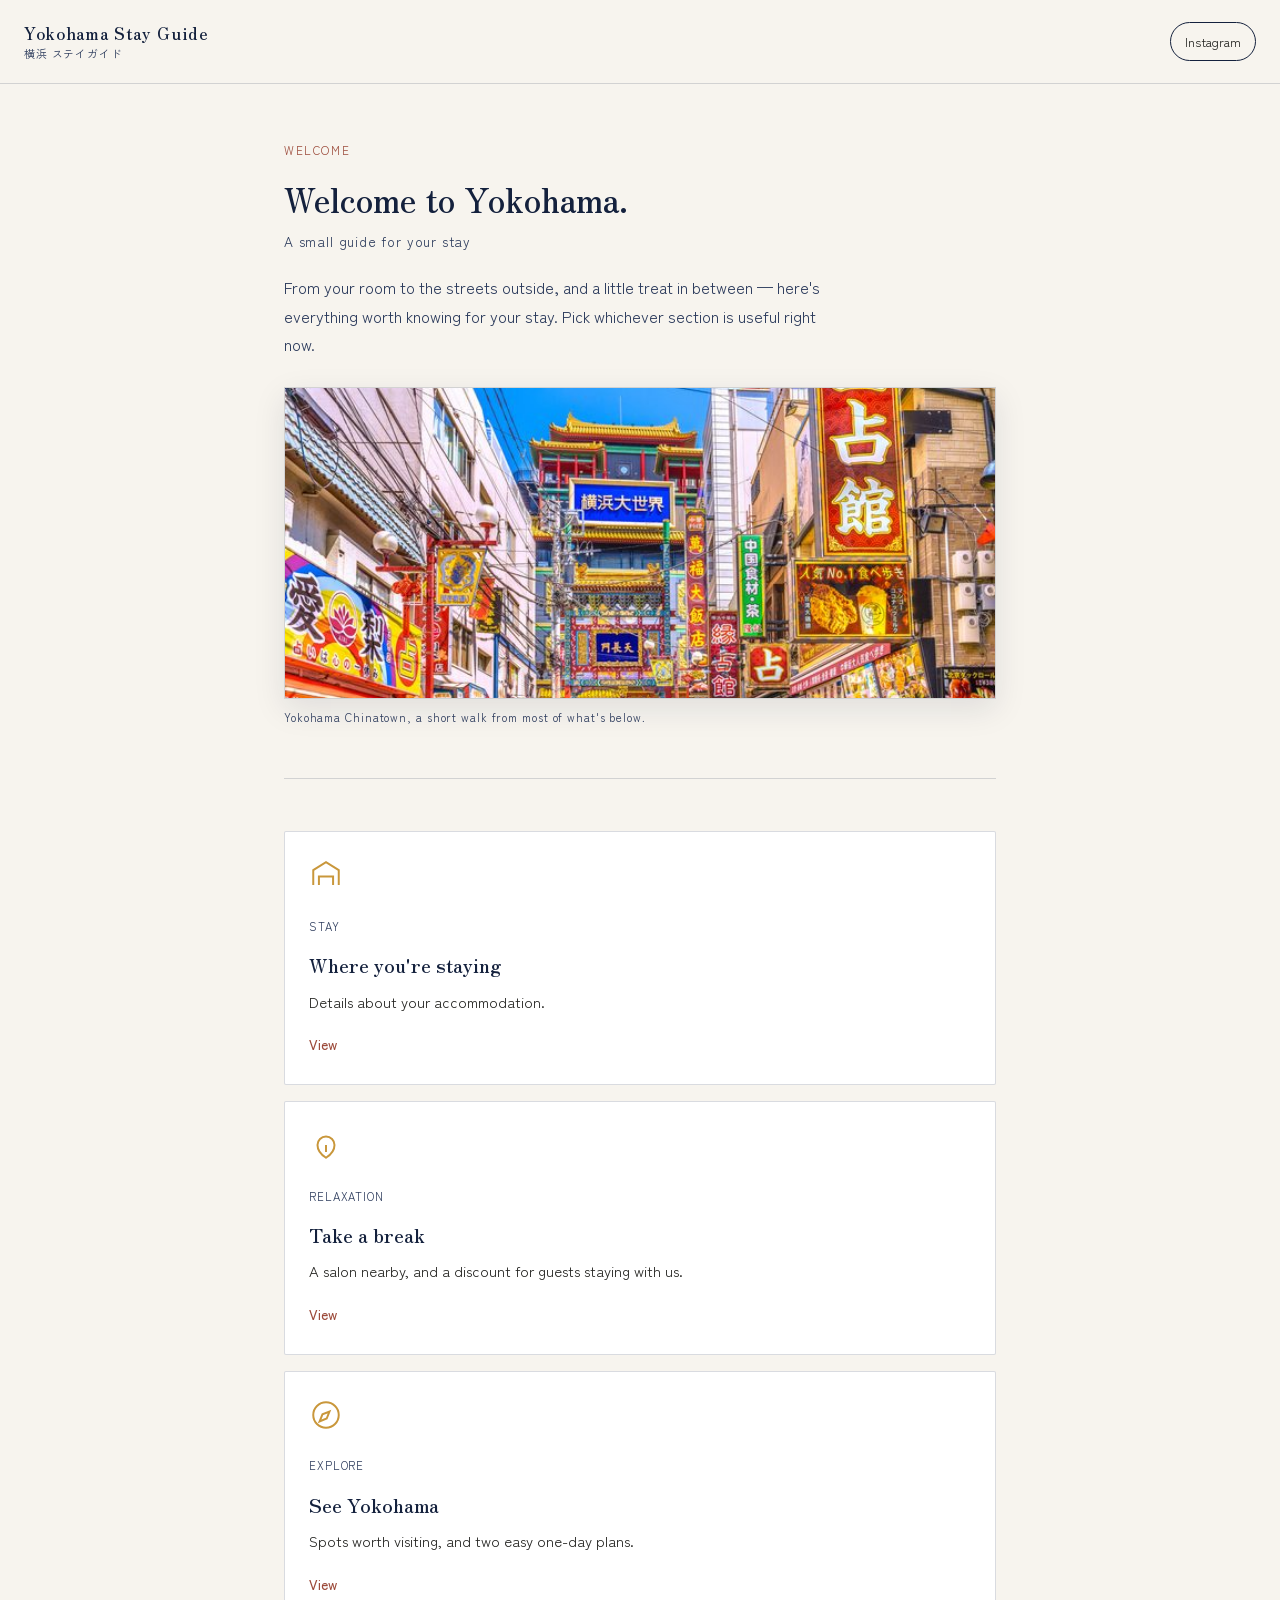
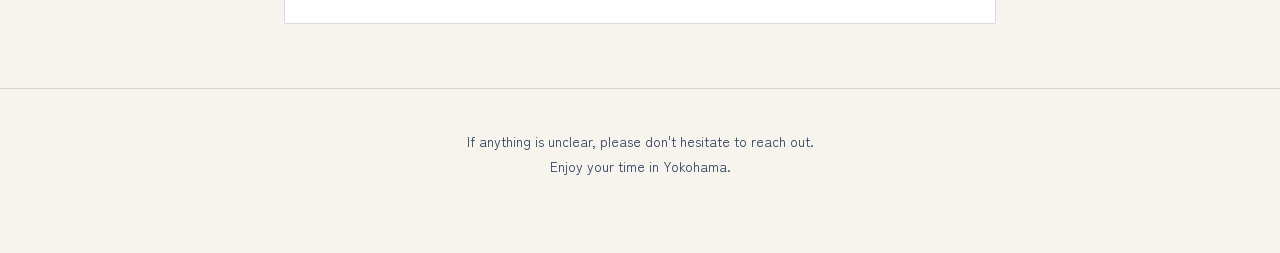
<file: index.html>
<!DOCTYPE html>
<html lang="en">
<head>
<meta charset="UTF-8">
<meta name="viewport" content="width=device-width, initial-scale=1.0">
<title>Yokohama Stay Guide</title>
<link rel="stylesheet" href="style.css">
</head>
<body>

<header class="site-header">
  <a href="index.html" class="brand">
    <span class="brand-jp">Yokohama Stay Guide</span>
    <span class="brand-en">横浜 ステイガイド</span>
  </a>
  <a href="https://www.instagram.com/" class="insta-link" target="_blank" rel="noopener">Instagram</a>
</header>

<div class="wrap">

  <section class="hero">
    <span class="hero-eyebrow">WELCOME</span>
    <h1 class="hero-title">Welcome to Yokohama.
      <span class="hero-title-en">A small guide for your stay</span>
    </h1>
    <p class="hero-lede">From your room to the streets outside, and a little treat in between — here's everything worth knowing for your stay. Pick whichever section is useful right now.</p>

    <div class="hero-photo">
      <img src="images/chinatown-street.jpeg" alt="A lively street in Yokohama Chinatown, lined with lanterns and shop signs">
    </div>
    <p class="hero-photo-cap">Yokohama Chinatown, a short walk from most of what's below.</p>
  </section>

  <section class="section">
    <div class="cat-grid">

      <a href="stay.html" class="cat-card">
        <svg class="cat-card-icon" viewBox="0 0 24 24" fill="none" stroke="currentColor" stroke-width="1.4"><path d="M3 19V8.5L12 3l9 5.5V19"/><path d="M7 19v-6h10v6"/></svg>
        <span class="en">STAY</span>
        <h2>Where you're staying</h2>
        <p>Details about your accommodation.</p>
        <span class="go">View</span>
      </a>

      <a href="relaxation.html" class="cat-card">
        <svg class="cat-card-icon" viewBox="0 0 24 24" fill="none" stroke="currentColor" stroke-width="1.4"><path d="M12 21c4-2.5 6-5.8 6-9a6 6 0 0 0-12 0c0 3.2 2 6.5 6 9Z"/><path d="M12 12v5"/></svg>
        <span class="en">RELAXATION</span>
        <h2>Take a break</h2>
        <p>A salon nearby, and a discount for guests staying with us.</p>
        <span class="go">View</span>
      </a>

      <a href="sightseeing.html" class="cat-card">
        <svg class="cat-card-icon" viewBox="0 0 24 24" fill="none" stroke="currentColor" stroke-width="1.4"><circle cx="12" cy="12" r="9"/><path d="m14.5 9.5-2 5-5 2 2-5Z"/></svg>
        <span class="en">EXPLORE</span>
        <h2>See Yokohama</h2>
        <p>Spots worth visiting, and two easy one-day plans.</p>
        <span class="go">View</span>
      </a>

    </div>
  </section>

</div>

<footer class="site-footer">
  <p class="footer-line">If anything is unclear, please don't hesitate to reach out.<br>Enjoy your time in Yokohama.</p>
</footer>

</body>
</html>
</file>
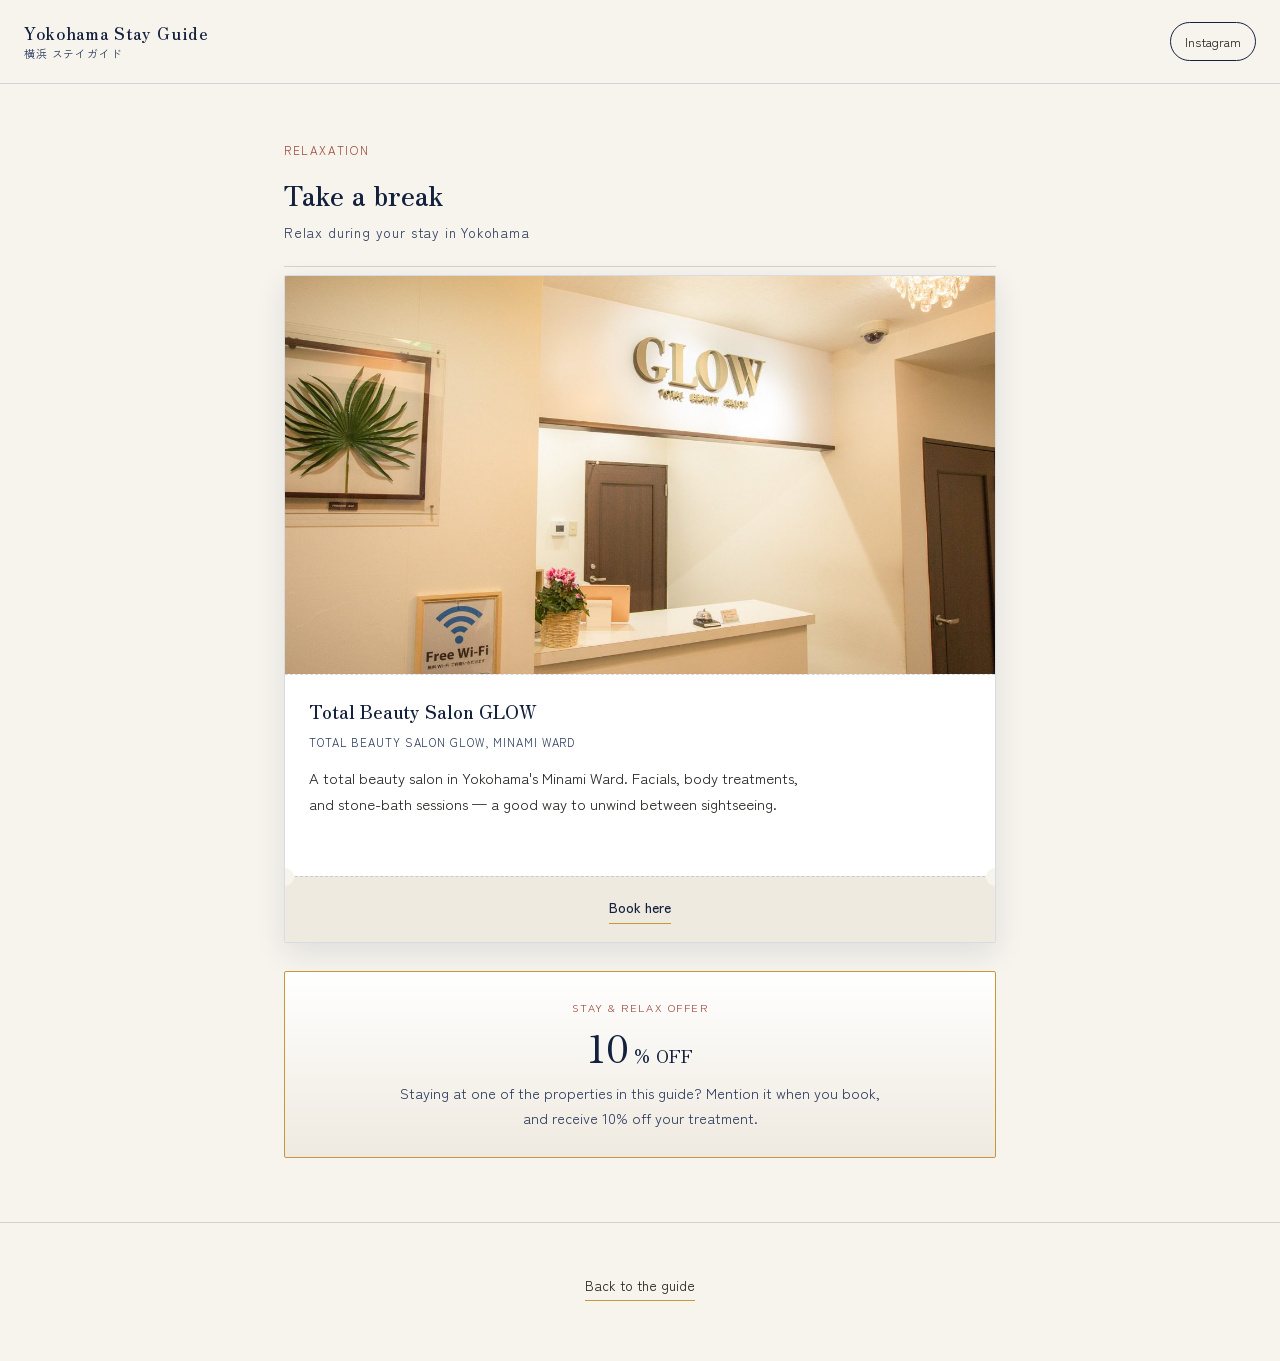
<file: relaxation.html>
<!DOCTYPE html>
<html lang="en">
<head>
<meta charset="UTF-8">
<meta name="viewport" content="width=device-width, initial-scale=1.0">
<title>Relaxation | Yokohama Stay Guide</title>
<link rel="stylesheet" href="style.css">
</head>
<body>

<header class="site-header">
  <a href="index.html" class="brand">
    <span class="brand-jp">Yokohama Stay Guide</span>
    <span class="brand-en">横浜 ステイガイド</span>
  </a>
  <a href="https://www.instagram.com/" class="insta-link" target="_blank" rel="noopener">Instagram</a>
</header>

<div class="wrap">

  <section class="hero" style="padding-bottom:24px;">
    <span class="hero-eyebrow">RELAXATION</span>
    <h1 class="hero-title" style="font-size:1.7rem;">Take a break
      <span class="hero-title-en">Relax during your stay in Yokohama</span>
    </h1>
  </section>

  <section class="section" style="border-bottom:none;padding-top:8px;">

    <div class="ticket">
      <div class="ticket-photo has-img"><img src="images/glow-reception.jpeg" alt="The reception desk at Total Beauty Salon GLOW"></div>
      <div class="ticket-body">
        <h3>Total Beauty Salon GLOW</h3>
        <span class="en">TOTAL BEAUTY SALON GLOW, MINAMI WARD</span>
        <p>A total beauty salon in Yokohama's Minami Ward. Facials, body treatments, and stone-bath sessions — a good way to unwind between sightseeing.</p>
      </div>
      <div class="ticket-stub">
        <a href="https://glowyoyaku.pwa.1cs.jp/english" class="ticket-link" target="_blank" rel="noopener">Book here</a>
      </div>
    </div>

    <div class="discount">
      <span class="discount-label">STAY & RELAX OFFER</span>
      <div class="discount-figure">10<span>% OFF</span></div>
      <p>Staying at one of the properties in this guide? Mention it when you book, and receive 10% off your treatment.</p>
    </div>

  </section>

</div>

<footer class="site-footer">
  <a href="index.html" class="back-home">Back to the guide</a>
</footer>

</body>
</html>
</file>
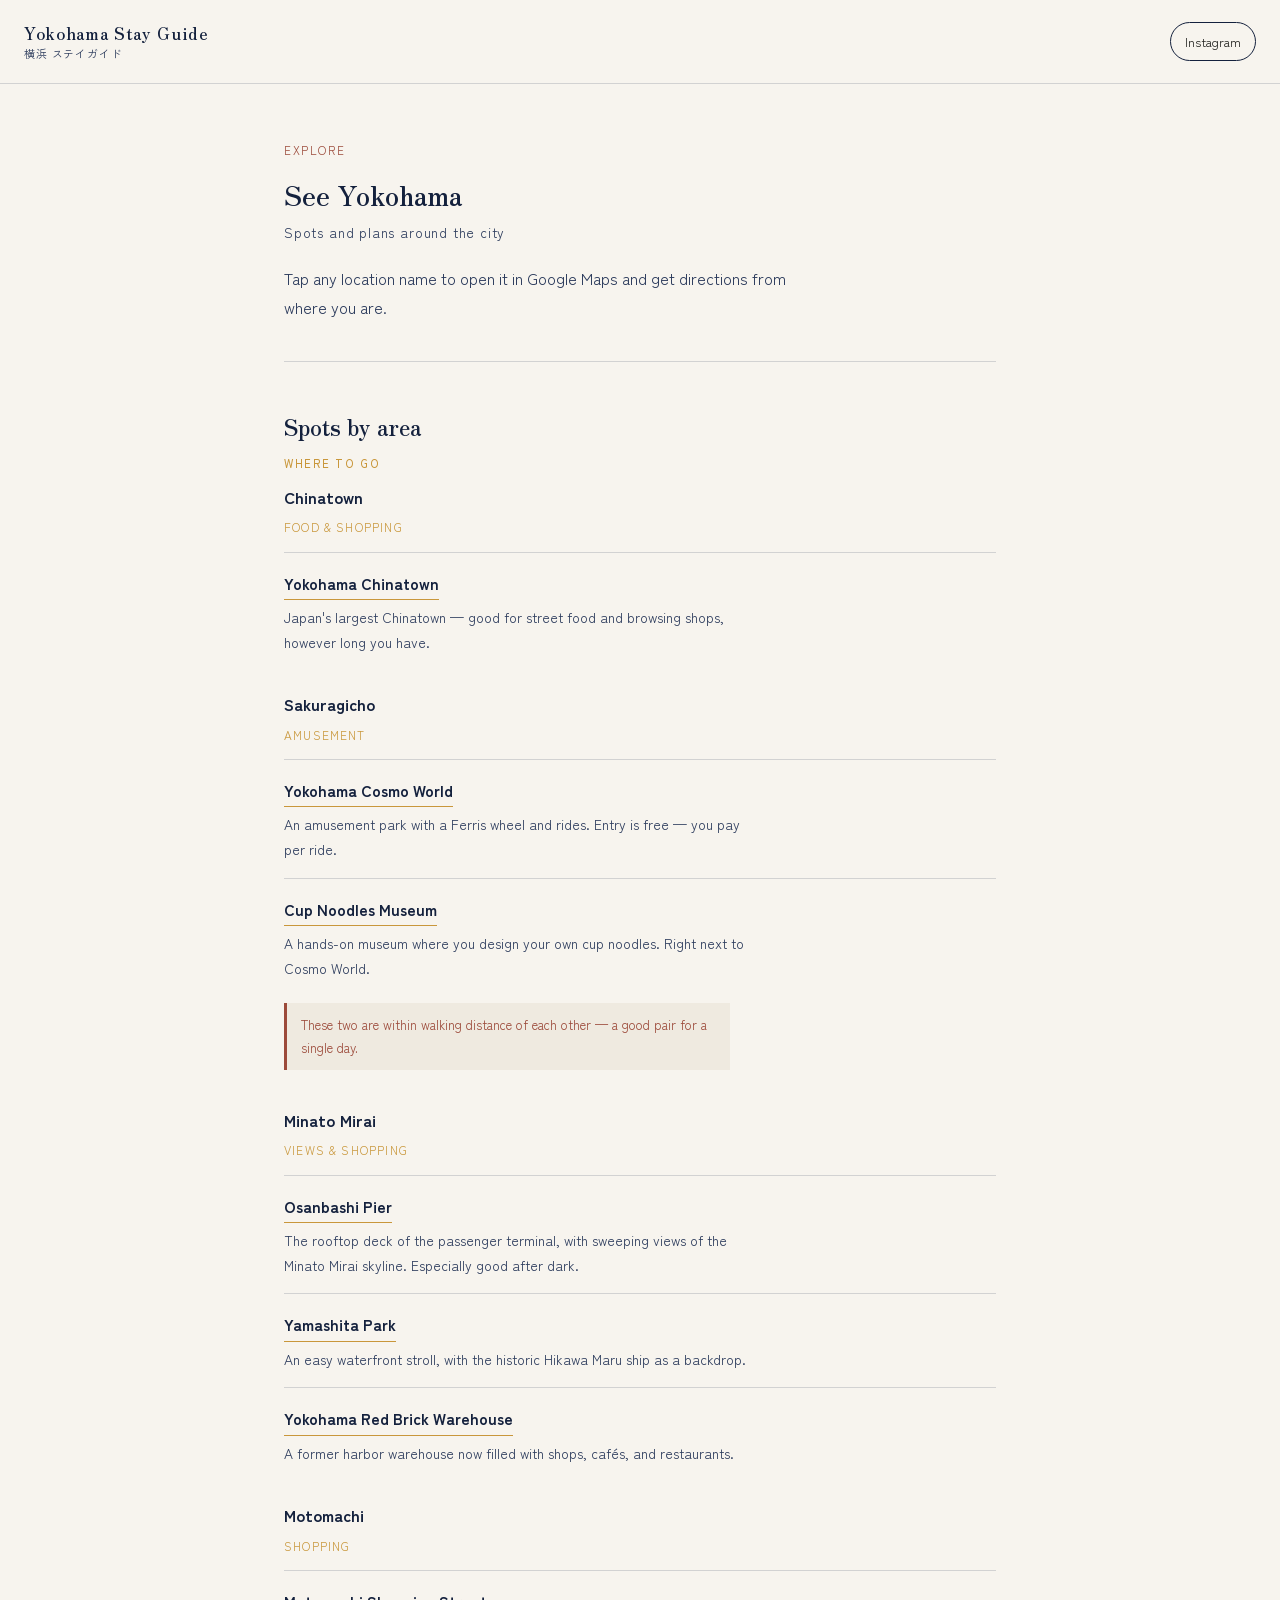
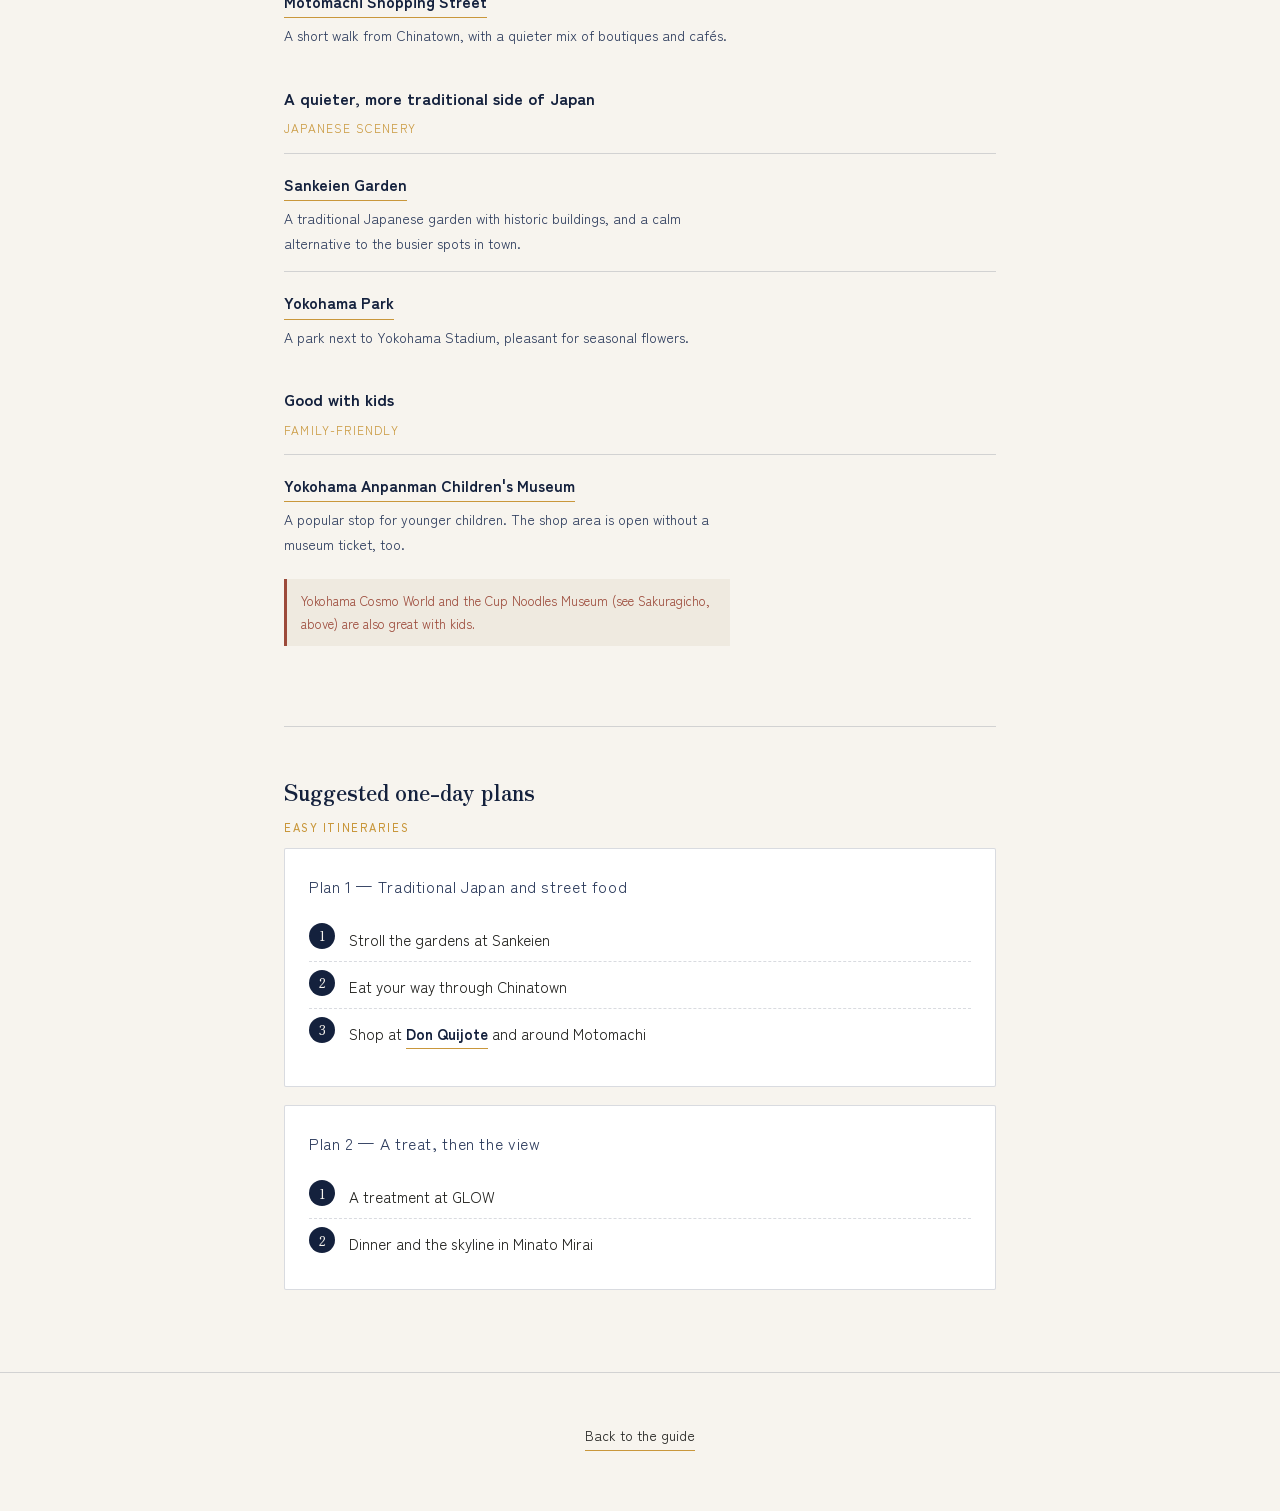
<file: sightseeing.html>
<!DOCTYPE html>
<html lang="en">
<head>
<meta charset="UTF-8">
<meta name="viewport" content="width=device-width, initial-scale=1.0">
<title>Explore | Yokohama Stay Guide</title>
<link rel="stylesheet" href="style.css">
</head>
<body>

<header class="site-header">
  <a href="index.html" class="brand">
    <span class="brand-jp">Yokohama Stay Guide</span>
    <span class="brand-en">横浜 ステイガイド</span>
  </a>
  <a href="https://www.instagram.com/" class="insta-link" target="_blank" rel="noopener">Instagram</a>
</header>

<div class="wrap">

  <section class="hero" style="padding-bottom:24px;">
    <span class="hero-eyebrow">EXPLORE</span>
    <h1 class="hero-title" style="font-size:1.7rem;">See Yokohama
      <span class="hero-title-en">Spots and plans around the city</span>
    </h1>
    <p class="hero-lede">Tap any location name to open it in Google Maps and get directions from where you are.</p>
  </section>

  <section class="section">
    <h2 class="section-title">Spots by area</h2>
    <span class="section-title-en">WHERE TO GO</span>

    <div class="spot-group">
      <div class="spot-group-title">Chinatown</div>
      <span class="spot-group-sub">FOOD & SHOPPING</span>
      <div class="spot">
        <div class="spot-main">
          <a class="spot-name" href="https://www.google.com/maps/place/?q=place_id:ChIJ__-Le-9cGGARNY-CTSHwq5A" target="_blank" rel="noopener">Yokohama Chinatown</a>
          <p class="spot-comment">Japan's largest Chinatown — good for street food and browsing shops, however long you have.</p>
        </div>
      </div>
    </div>

    <div class="spot-group">
      <div class="spot-group-title">Sakuragicho</div>
      <span class="spot-group-sub">AMUSEMENT</span>
      <div class="spot">
        <div class="spot-main">
          <a class="spot-name" href="https://www.google.com/maps/place/?q=place_id:ChIJm1PMo1lcGGARC2ypzT_OllQ" target="_blank" rel="noopener">Yokohama Cosmo World</a>
          <p class="spot-comment">An amusement park with a Ferris wheel and rides. Entry is free — you pay per ride.</p>
        </div>
      </div>
      <div class="spot">
        <div class="spot-main">
          <a class="spot-name" href="https://www.google.com/maps/place/?q=place_id:ChIJ3ZNhe1dcGGARvjq5QHdmaHM" target="_blank" rel="noopener">Cup Noodles Museum</a>
          <p class="spot-comment">A hands-on museum where you design your own cup noodles. Right next to Cosmo World.</p>
        </div>
      </div>
      <p class="spot-hint">These two are within walking distance of each other — a good pair for a single day.</p>
    </div>

    <div class="spot-group">
      <div class="spot-group-title">Minato Mirai</div>
      <span class="spot-group-sub">VIEWS & SHOPPING</span>
      <div class="spot">
        <div class="spot-main">
          <a class="spot-name" href="https://www.google.com/maps/place/?q=place_id:ChIJt8sZaQBdGGARwlSYIrvXk3E" target="_blank" rel="noopener">Osanbashi Pier</a>
          <p class="spot-comment">The rooftop deck of the passenger terminal, with sweeping views of the Minato Mirai skyline. Especially good after dark.</p>
        </div>
      </div>
      <div class="spot">
        <div class="spot-main">
          <a class="spot-name" href="https://www.google.com/maps/place/?q=place_id:ChIJt1e7seJcGGARbDdyYvFJuuM" target="_blank" rel="noopener">Yamashita Park</a>
          <p class="spot-comment">An easy waterfront stroll, with the historic Hikawa Maru ship as a backdrop.</p>
        </div>
      </div>
      <div class="spot">
        <div class="spot-main">
          <a class="spot-name" href="https://www.google.com/maps/place/?q=place_id:ChIJSXGAhfhcGGARcz3MKth9lJQ" target="_blank" rel="noopener">Yokohama Red Brick Warehouse</a>
          <p class="spot-comment">A former harbor warehouse now filled with shops, cafés, and restaurants.</p>
        </div>
      </div>
    </div>

    <div class="spot-group">
      <div class="spot-group-title">Motomachi</div>
      <span class="spot-group-sub">SHOPPING</span>
      <div class="spot">
        <div class="spot-main">
          <a class="spot-name" href="https://www.google.com/maps/place/?q=place_id:ChIJsdKWDx5dGGARqfGduRx2z0o" target="_blank" rel="noopener">Motomachi Shopping Street</a>
          <p class="spot-comment">A short walk from Chinatown, with a quieter mix of boutiques and cafés.</p>
        </div>
      </div>
    </div>

    <div class="spot-group">
      <div class="spot-group-title">A quieter, more traditional side of Japan</div>
      <span class="spot-group-sub">JAPANESE SCENERY</span>
      <div class="spot">
        <div class="spot-main">
          <a class="spot-name" href="https://www.google.com/maps/place/?q=place_id:ChIJo1uokdFCGGARYvl6Z6AcVTU" target="_blank" rel="noopener">Sankeien Garden</a>
          <p class="spot-comment">A traditional Japanese garden with historic buildings, and a calm alternative to the busier spots in town.</p>
        </div>
      </div>
      <div class="spot">
        <div class="spot-main">
          <a class="spot-name" href="https://www.google.com/maps/place/?q=place_id:ChIJz3n4CfBcGGARKfOmAYs3ILY" target="_blank" rel="noopener">Yokohama Park</a>
          <p class="spot-comment">A park next to Yokohama Stadium, pleasant for seasonal flowers.</p>
        </div>
      </div>
    </div>

    <div class="spot-group">
      <div class="spot-group-title">Good with kids</div>
      <span class="spot-group-sub">FAMILY-FRIENDLY</span>
      <div class="spot">
        <div class="spot-main">
          <a class="spot-name" href="https://www.google.com/maps/place/?q=place_id:ChIJ_WgpQcRdGGARdbUYbJAEVNE" target="_blank" rel="noopener">Yokohama Anpanman Children's Museum</a>
          <p class="spot-comment">A popular stop for younger children. The shop area is open without a museum ticket, too.</p>
        </div>
      </div>
      <p class="spot-hint">Yokohama Cosmo World and the Cup Noodles Museum (see Sakuragicho, above) are also great with kids.</p>
    </div>

  </section>

  <section class="section" style="border-bottom:none;">
    <h2 class="section-title">Suggested one-day plans</h2>
    <span class="section-title-en">EASY ITINERARIES</span>

    <div class="plan">
      <div class="plan-title">Plan 1 — Traditional Japan and street food</div>
      <ol class="plan-steps">
        <li><span class="step-num">1</span><span class="txt">Stroll the gardens at Sankeien</span></li>
        <li><span class="step-num">2</span><span class="txt">Eat your way through Chinatown</span></li>
        <li><span class="step-num">3</span><span class="txt">Shop at <a class="spot-name" style="font-size:inherit;" href="https://www.google.com/maps/place/?q=place_id:ChIJnZ2xZLBdGGARF587iwufci0" target="_blank" rel="noopener">Don Quijote</a> and around Motomachi</span></li>
      </ol>
    </div>

    <div class="plan">
      <div class="plan-title">Plan 2 — A treat, then the view</div>
      <ol class="plan-steps">
        <li><span class="step-num">1</span><span class="txt">A treatment at GLOW</span></li>
        <li><span class="step-num">2</span><span class="txt">Dinner and the skyline in Minato Mirai</span></li>
      </ol>
    </div>

  </section>

</div>

<footer class="site-footer">
  <a href="index.html" class="back-home">Back to the guide</a>
</footer>

</body>
</html>
</file>
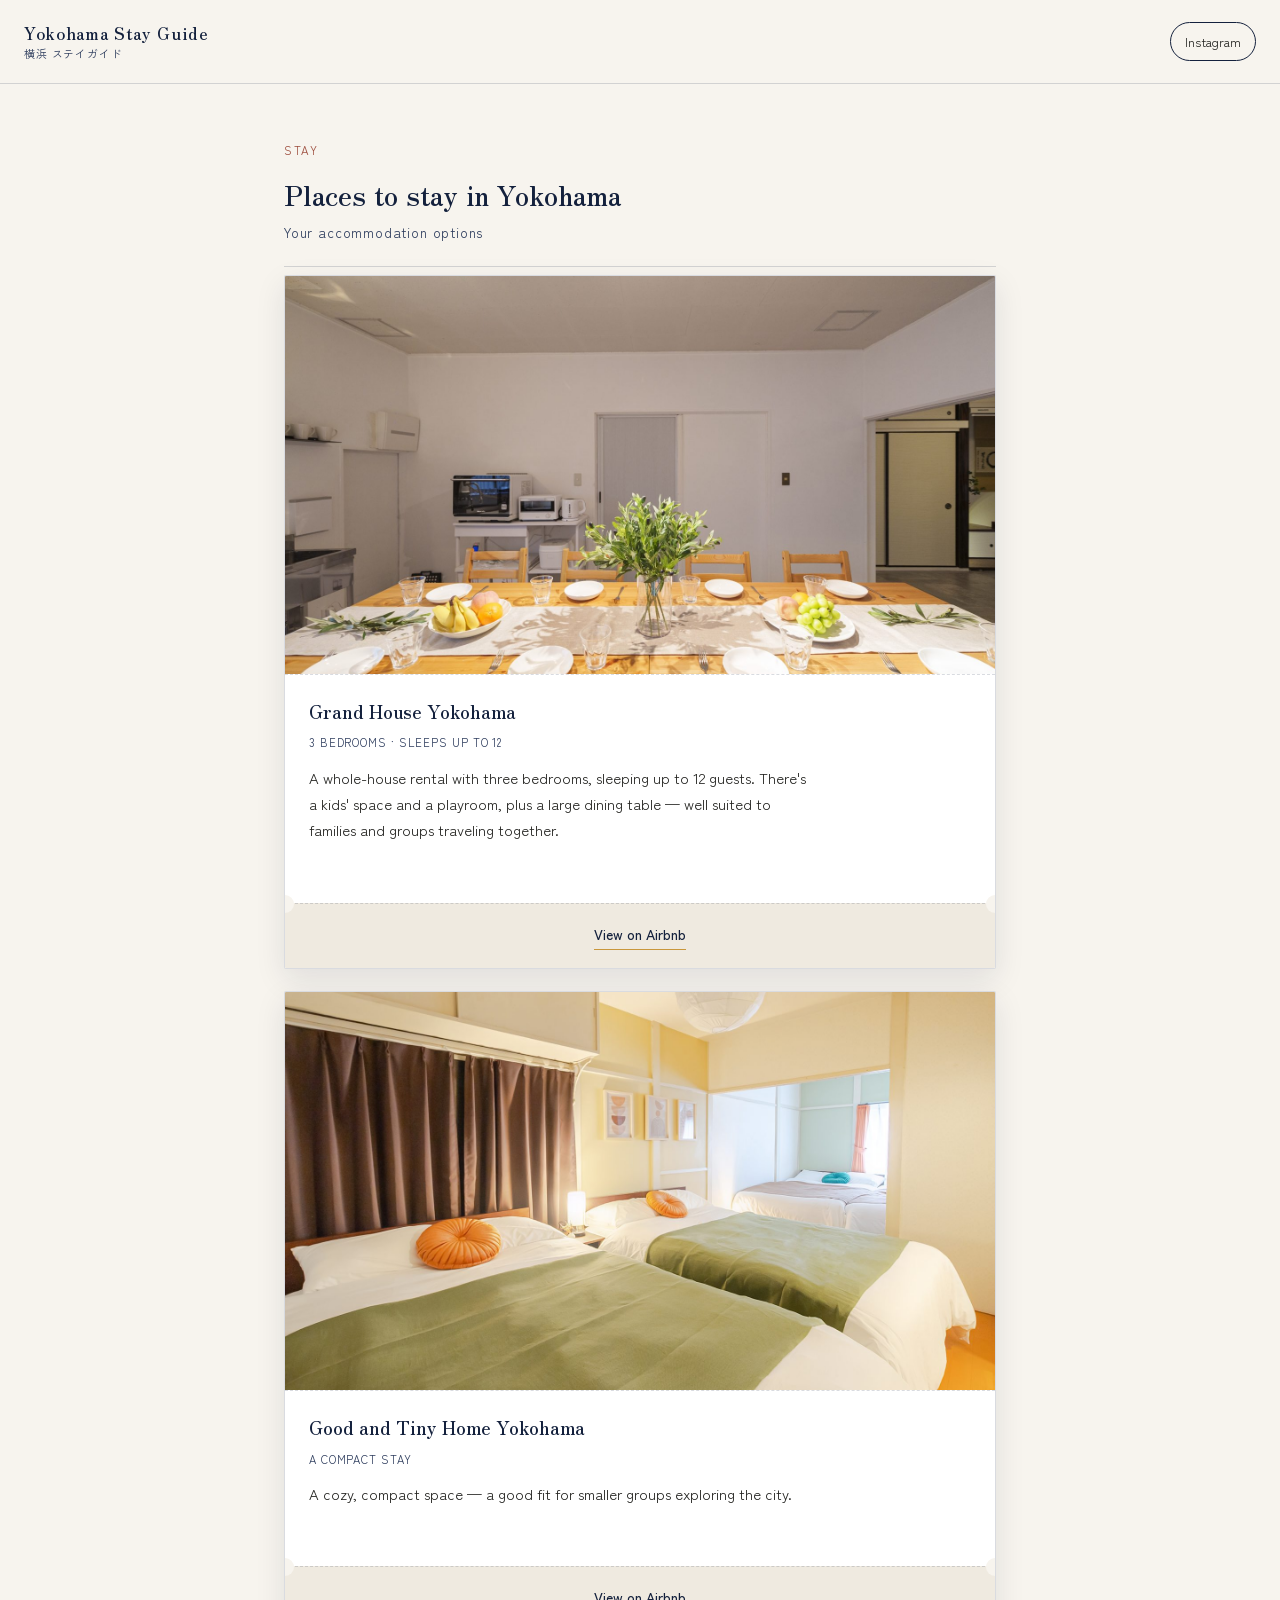
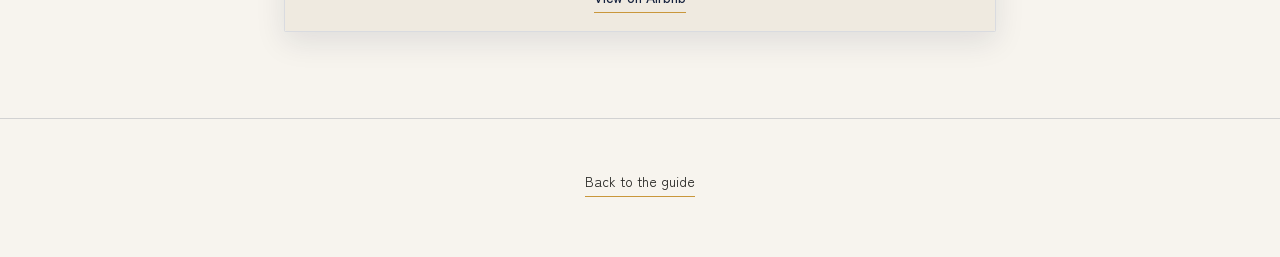
<file: stay.html>
<!DOCTYPE html>
<html lang="en">
<head>
<meta charset="UTF-8">
<meta name="viewport" content="width=device-width, initial-scale=1.0">
<title>Stay | Yokohama Stay Guide</title>
<link rel="stylesheet" href="style.css">
</head>
<body>

<header class="site-header">
  <a href="index.html" class="brand">
    <span class="brand-jp">Yokohama Stay Guide</span>
    <span class="brand-en">横浜 ステイガイド</span>
  </a>
  <a href="https://www.instagram.com/" class="insta-link" target="_blank" rel="noopener">Instagram</a>
</header>

<div class="wrap">

  <section class="hero" style="padding-bottom:24px;">
    <span class="hero-eyebrow">STAY</span>
    <h1 class="hero-title" style="font-size:1.7rem;">Places to stay in Yokohama
      <span class="hero-title-en">Your accommodation options</span>
    </h1>
  </section>

  <section class="section" style="border-bottom:none;padding-top:8px;">

    <div class="ticket">
      <div class="ticket-photo has-img"><img src="images/grandhouse-dining.jpeg" alt="Dining table at Grand House Yokohama, set for a group meal"></div>
      <div class="ticket-body">
        <h3>Grand House Yokohama</h3>
        <span class="en">3 BEDROOMS · SLEEPS UP TO 12</span>
        <p>A whole-house rental with three bedrooms, sleeping up to 12 guests. There's a kids' space and a playroom, plus a large dining table — well suited to families and groups traveling together.</p>
      </div>
      <div class="ticket-stub">
        <a href="https://www.airbnb.com/rooms/1765081398819838567" class="ticket-link" target="_blank" rel="noopener">View on Airbnb</a>
      </div>
    </div>

    <div class="ticket">
      <div class="ticket-photo has-img"><img src="images/tinyhome-bedroom.jpeg" alt="Bedroom at Good and Tiny Home Yokohama with two beds"></div>
      <div class="ticket-body">
        <h3>Good and Tiny Home Yokohama</h3>
        <span class="en">A COMPACT STAY</span>
        <p>A cozy, compact space — a good fit for smaller groups exploring the city.</p>
      </div>
      <div class="ticket-stub">
        <a href="https://www.airbnb.com/rooms/1769352483705637100" class="ticket-link" target="_blank" rel="noopener">View on Airbnb</a>
      </div>
    </div>

  </section>

</div>

<footer class="site-footer">
  <a href="index.html" class="back-home">Back to the guide</a>
</footer>

</body>
</html>
</file>
<file: style.css>
@import url('https://fonts.googleapis.com/css2?family=Zen+Old+Mincho:wght@400;600;700&family=Zen+Kaku+Gothic+New:wght@400;500;700&display=swap');

:root{
  --ink:#14213D;
  --ink-soft:#2C3B5C;
  --gold:#C9973B;
  --gold-soft:#E4C685;
  --paper:#F7F4EE;
  --paper-dim:#EFEAE0;
  --brick:#9C4A3A;
  --teal:#1F4B4A;
  --charcoal:#22221F;
  --line:rgba(20,33,61,0.16);
  --shadow:0 10px 30px rgba(20,33,61,0.10);
  --radius:2px;
}

*{box-sizing:border-box;}
html{scroll-behavior:smooth;}
body{
  margin:0;
  background:var(--paper);
  color:var(--charcoal);
  font-family:'Zen Kaku Gothic New', 'Hiragino Sans', sans-serif;
  line-height:1.8;
  -webkit-font-smoothing:antialiased;
}
h1,h2,h3,.brand-jp,.hero-title{
  font-family:'Zen Old Mincho', serif;
  font-weight:600;
  color:var(--ink);
  margin:0;
}
a{color:inherit;text-decoration:none;}
img{max-width:100%;display:block;}
p{margin:0 0 1em;max-width:34em;}

a:focus-visible,button:focus-visible{
  outline:2px solid var(--gold);
  outline-offset:3px;
}

.wrap{
  max-width:760px;
  margin:0 auto;
  padding:0 24px;
}

/* ---------- Header ---------- */
.site-header{
  display:flex;
  align-items:center;
  justify-content:space-between;
  padding:22px 24px;
  border-bottom:1px solid var(--line);
  background:var(--paper);
  position:sticky;
  top:0;
  z-index:10;
}
.brand{display:flex;flex-direction:column;line-height:1.3;}
.brand-jp{font-size:1.05rem;letter-spacing:.04em;}
.brand-en{font-size:.68rem;color:var(--ink-soft);letter-spacing:.08em;margin-top:2px;}
.insta-link{
  font-size:.8rem;
  border:1px solid var(--ink);
  padding:7px 14px;
  border-radius:20px;
  transition:background .2s ease, color .2s ease;
}
.insta-link:hover{background:var(--ink);color:var(--paper);}

/* ---------- Hero ---------- */
.hero{
  padding:56px 0 40px;
  border-bottom:1px solid var(--line);
}
.hero-eyebrow{
  font-size:.72rem;
  color:var(--brick);
  letter-spacing:.14em;
  margin-bottom:14px;
  display:block;
}
.hero-title{
  font-size:2.1rem;
  line-height:1.4;
}
.hero-title-en{
  display:block;
  font-family:'Zen Kaku Gothic New', sans-serif;
  font-weight:400;
  font-size:.85rem;
  color:var(--ink-soft);
  letter-spacing:.06em;
  margin-top:10px;
}
.hero-lede{
  margin-top:22px;
  font-size:1rem;
  color:var(--ink-soft);
}

/* ---------- Section heading ---------- */
.section{padding:44px 0;border-bottom:1px solid var(--line);}
.section:last-of-type{border-bottom:none;}
.section-title{
  font-size:1.4rem;
  margin-bottom:6px;
}
.section-title-en{
  display:block;
  font-family:'Zen Kaku Gothic New', sans-serif;
  font-weight:500;
  font-size:.7rem;
  color:var(--gold);
  letter-spacing:.14em;
  margin-bottom:10px;
}
.section-note{color:var(--ink-soft);font-size:.92rem;margin-bottom:28px;}

/* ---------- Category cards (hub page) ---------- */
.cat-grid{
  display:grid;
  gap:16px;
  margin-top:8px;
}
.cat-card{
  display:block;
  background:#fff;
  border:1px solid var(--line);
  border-radius:var(--radius);
  padding:26px 24px;
  transition:transform .18s ease, box-shadow .18s ease;
}
.cat-card:hover{transform:translateY(-2px);box-shadow:var(--shadow);}
.cat-card-icon{width:34px;height:34px;margin-bottom:16px;color:var(--gold);}
.cat-card h2{font-size:1.2rem;margin-bottom:6px;}
.cat-card .en{font-size:.7rem;color:var(--ink-soft);letter-spacing:.08em;display:block;margin-bottom:12px;}
.cat-card p{font-size:.92rem;color:var(--charcoal);margin-bottom:14px;}
.cat-card .go{font-size:.85rem;color:var(--brick);font-weight:500;}

/* ---------- Ticket panel: the reusable "your pass to X" card ---------- */
.ticket{
  display:grid;
  grid-template-columns:1fr;
  gap:20px;
  background:#fff;
  border:1px solid var(--line);
  border-radius:var(--radius);
  overflow:hidden;
  margin-bottom:22px;
  box-shadow:var(--shadow);
}
.ticket-photo{
  aspect-ratio:16/9;
  background:
    repeating-linear-gradient(135deg, var(--paper-dim), var(--paper-dim) 10px, var(--paper) 10px, var(--paper) 20px);
  border-bottom:1px dashed var(--line);
  display:flex;
  align-items:center;
  justify-content:center;
  color:var(--ink-soft);
  font-size:.78rem;
  letter-spacing:.06em;
  text-align:center;
  padding:16px;
  overflow:hidden;
}
.ticket-photo.has-img{background:none;padding:0;}
.ticket-photo img{width:100%;height:100%;object-fit:cover;display:block;}

/* ---------- Hero photo (index page) ---------- */
.hero-photo{
  margin-top:28px;
  aspect-ratio:3/2;
  overflow:hidden;
  border:1px solid var(--line);
  box-shadow:var(--shadow);
}
.hero-photo img{width:100%;height:100%;object-fit:cover;display:block;}
.hero-photo-cap{
  font-size:.7rem;
  color:var(--ink-soft);
  letter-spacing:.08em;
  margin-top:8px;
}
@media(min-width:600px){
  .hero-photo{aspect-ratio:16/7;}
}
.ticket-body{padding:0 24px 24px;}
.ticket-body h3{font-size:1.15rem;margin-bottom:4px;}
.ticket-body .en{font-size:.7rem;color:var(--ink-soft);letter-spacing:.08em;display:block;margin-bottom:12px;}
.ticket-body p{font-size:.92rem;}
.ticket-stub{
  display:flex;
  align-items:center;
  justify-content:center;
  gap:16px;
  border-top:1px dashed var(--line);
  padding:18px 24px;
  background:var(--paper-dim);
  position:relative;
}
.ticket-stub::before,
.ticket-stub::after{
  content:"";
  position:absolute;
  top:-9px;
  width:18px;
  height:18px;
  border-radius:50%;
  background:var(--paper);
}
.ticket-stub::before{left:-9px;}
.ticket-stub::after{right:-9px;}
.ticket-link{
  font-size:.88rem;
  font-weight:500;
  color:var(--ink);
  border-bottom:1px solid var(--gold);
  padding-bottom:2px;
}

/* ---------- Discount badge ---------- */
.discount{
  margin-top:28px;
  border:1px solid var(--gold);
  background:linear-gradient(180deg,#fff, var(--paper-dim));
  padding:26px 24px;
  border-radius:var(--radius);
  text-align:center;
}
.discount-label{
  font-size:.68rem;
  letter-spacing:.14em;
  color:var(--brick);
  display:block;
  margin-bottom:10px;
}
.discount-figure{
  font-family:'Zen Old Mincho', serif;
  font-size:2.4rem;
  color:var(--ink);
  line-height:1;
}
.discount-figure span{font-size:1.1rem;margin-left:4px;}
.discount p{margin:14px auto 0;font-size:.9rem;color:var(--ink-soft);}

/* ---------- Spot list ---------- */
.spot-group{margin-bottom:36px;}
.spot-group-title{
  font-size:1.02rem;
  margin-bottom:4px;
  color:var(--ink);
  font-weight:600;
}
.spot-group-sub{font-size:.74rem;color:var(--gold);letter-spacing:.1em;display:block;margin-bottom:14px;}
.spot{
  display:flex;
  align-items:center;
  gap:16px;
  padding:16px 0;
  border-top:1px solid var(--line);
}
.spot:last-child{padding-bottom:0;}
.spot-main{flex:1;min-width:0;}
.spot-name{
  display:inline-block;
  font-weight:600;
  font-size:.98rem;
  margin-bottom:5px;
  color:var(--ink);
  border-bottom:1px solid var(--gold);
  padding-bottom:1px;
}
.spot-comment{font-size:.86rem;color:var(--ink-soft);margin:0;}
.spot-hint{
  font-size:.82rem;
  color:var(--brick);
  background:var(--paper-dim);
  border-left:3px solid var(--brick);
  padding:10px 14px;
  margin-top:6px;
}

/* ---------- Itinerary ---------- */
.plan{
  background:#fff;
  border:1px solid var(--line);
  border-radius:var(--radius);
  padding:24px;
  margin-bottom:18px;
}
.plan-title{font-size:.98rem;color:var(--ink-soft);margin-bottom:14px;letter-spacing:.04em;}
.plan-steps{list-style:none;margin:0;padding:0;}
.plan-steps li{
  display:flex;
  align-items:flex-start;
  gap:14px;
  padding:8px 0;
}
.plan-steps li + li{border-top:1px dashed var(--line);}
.step-num{
  flex-shrink:0;
  width:26px;
  height:26px;
  border-radius:50%;
  background:var(--ink);
  color:var(--paper);
  font-size:.8rem;
  display:flex;
  align-items:center;
  justify-content:center;
  font-family:'Zen Old Mincho', serif;
}
.plan-steps li span.txt{font-size:.94rem;padding-top:3px;}

/* ---------- Footer ---------- */
.site-footer{
  padding:40px 24px 60px;
  text-align:center;
  border-top:1px solid var(--line);
  margin-top:20px;
}
.footer-line{font-size:.86rem;color:var(--ink-soft);max-width:none;}
.back-home{
  display:inline-block;
  margin-top:10px;
  font-size:.86rem;
  border-bottom:1px solid var(--gold);
  padding-bottom:2px;
}

@media(prefers-reduced-motion:reduce){
  html{scroll-behavior:auto;}
  .cat-card{transition:none;}
}
</file>
